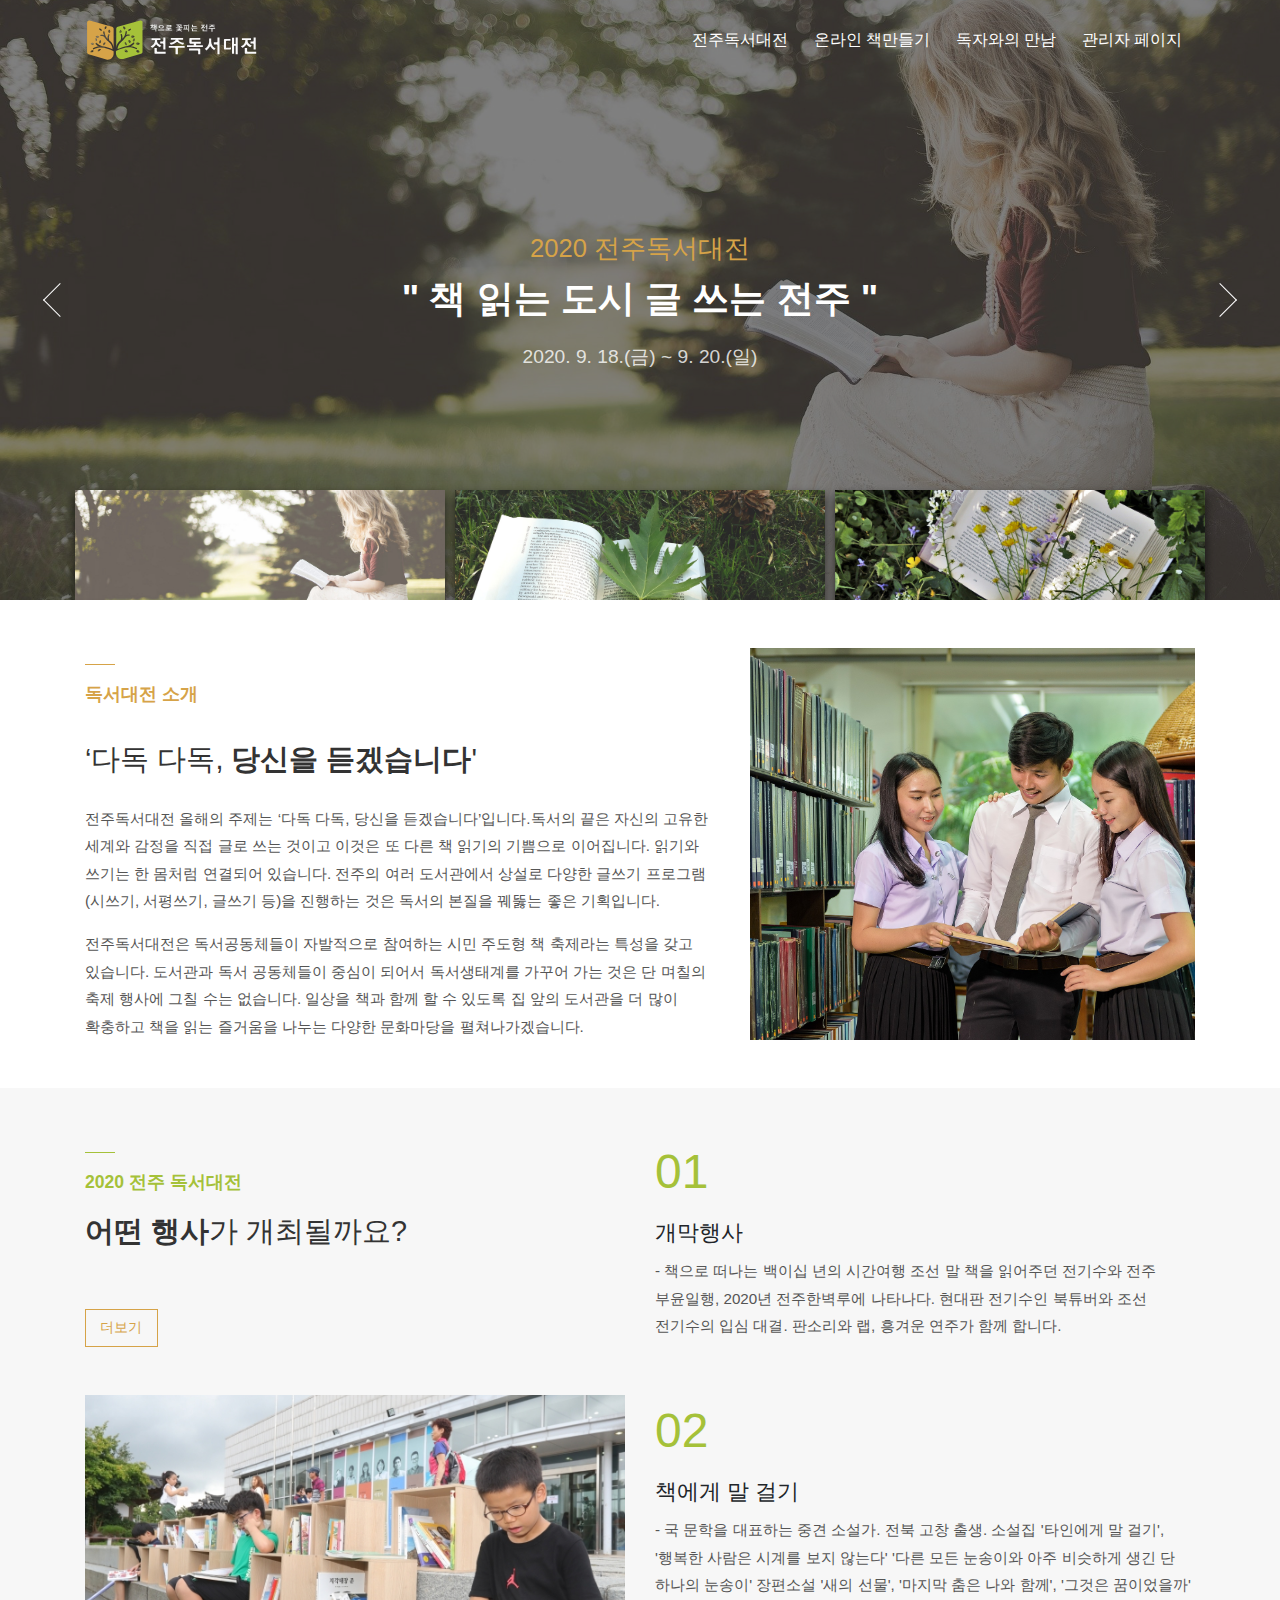
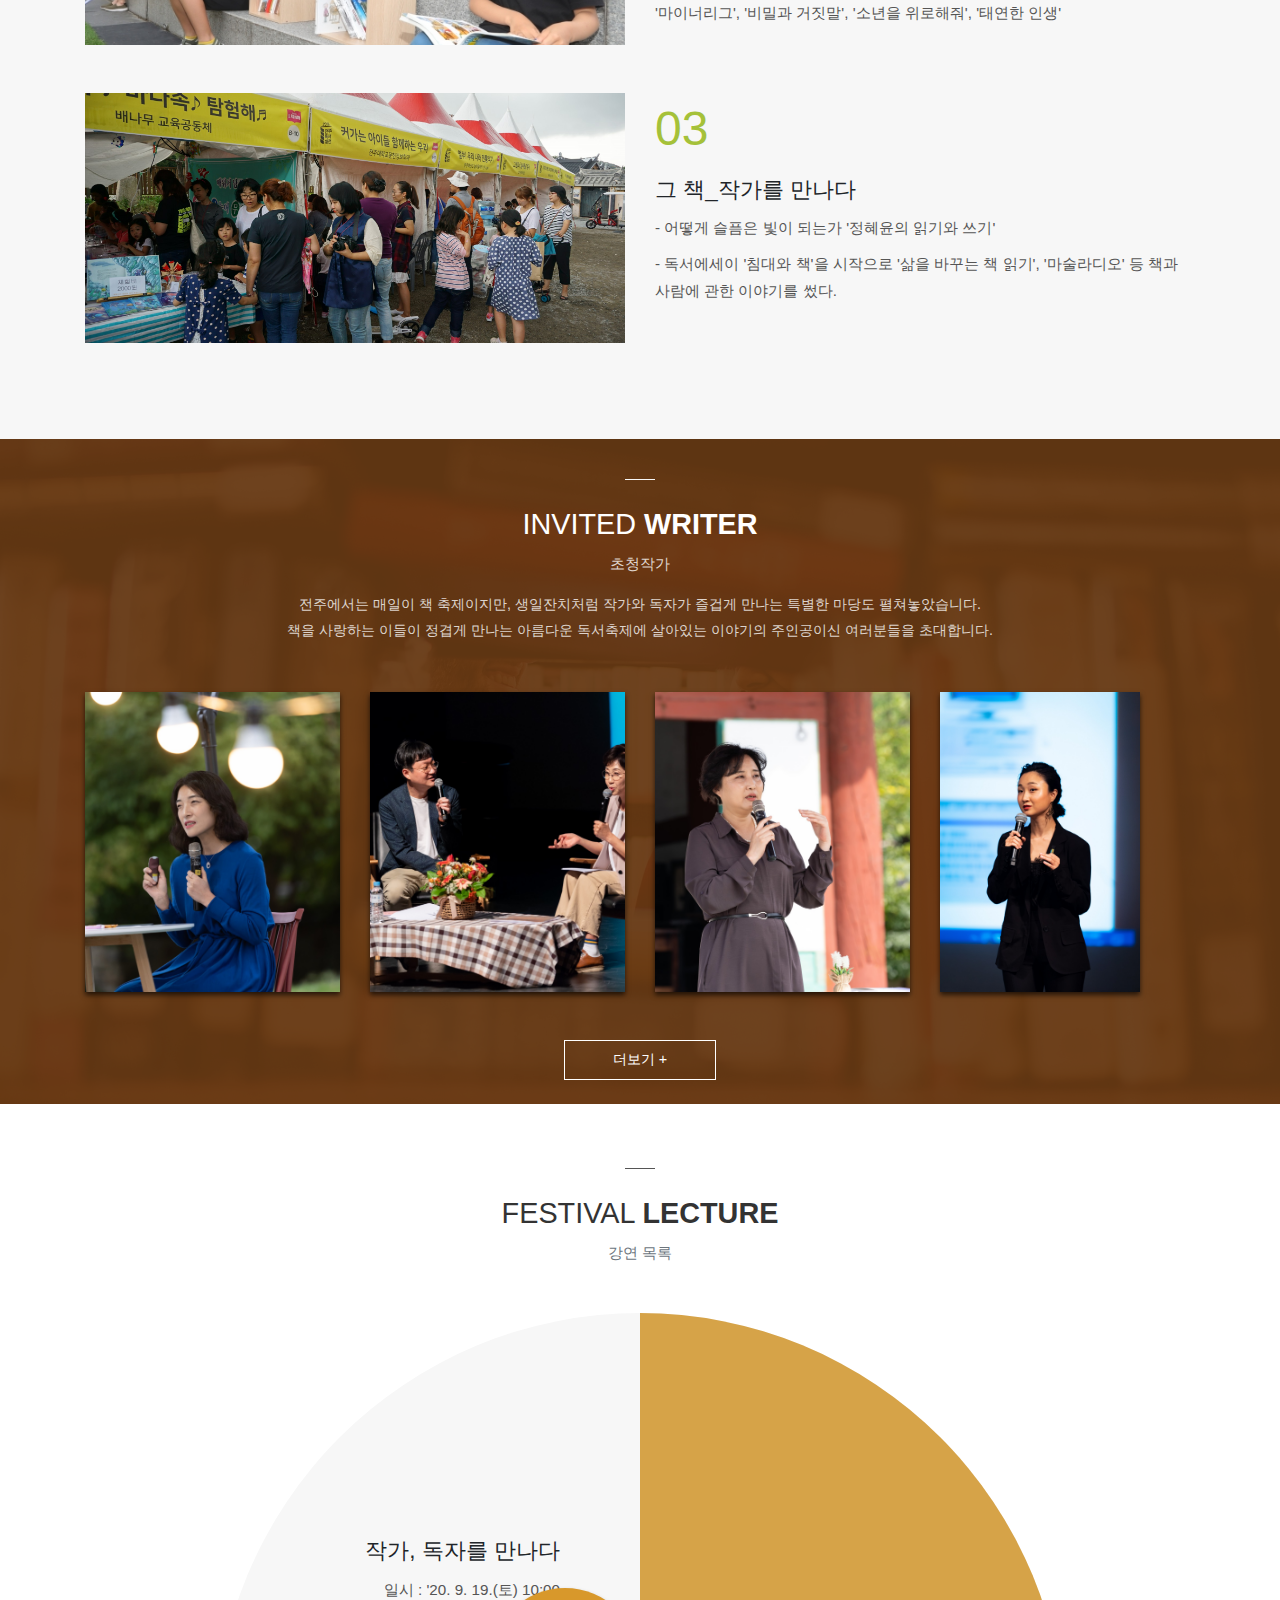
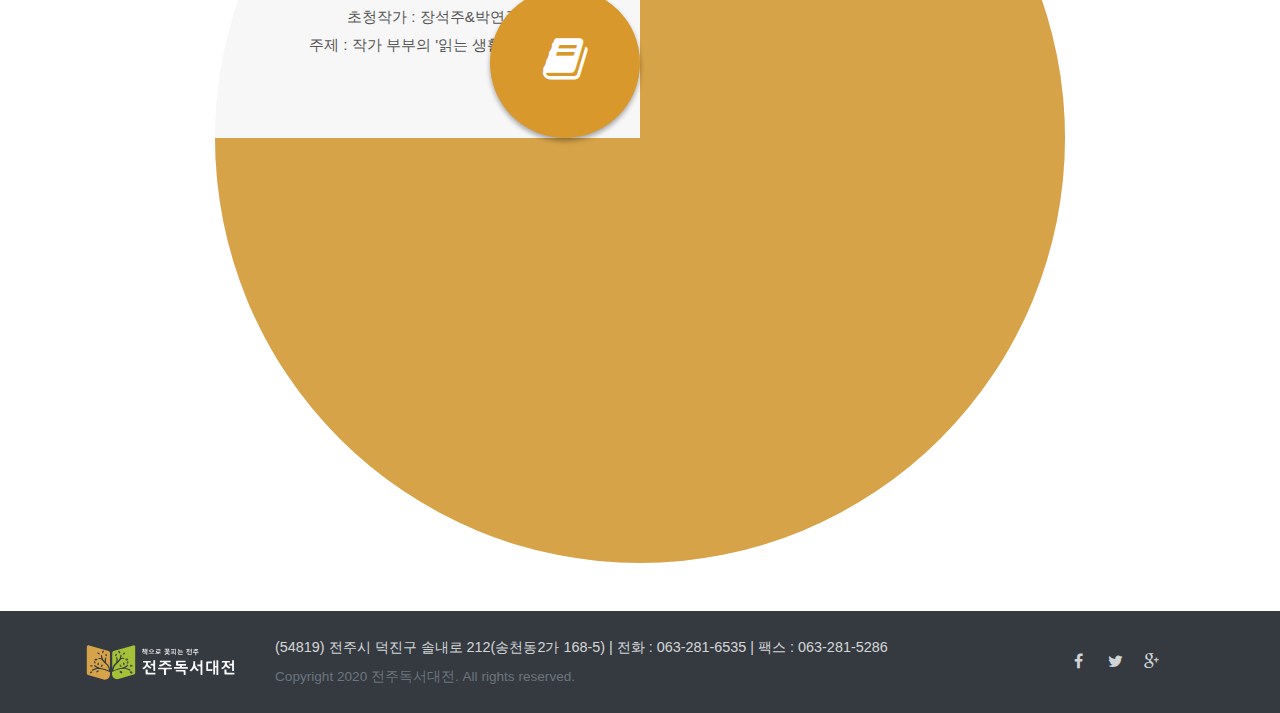
<file: index.html>
<!DOCTYPE html>
<html lang="en">
<head>
    <meta charset="UTF-8">
    <meta name="viewport" content="width=device-width, initial-scale=1.0">
    <title>전주독서대전</title>
    <script src="./js/jquery-3.4.1.slim.min.js"></script>
    <link rel="stylesheet" href="./css/bootstrap.css">
    <script src="./js/bootstrap.js"></script>
    <link rel="stylesheet" href="./css/font-awesome.css">
    <link rel="stylesheet" href="./css/style.css">
</head>
<body>
    <!-- 헤더 영역 -->
    <header>
        <div class="container h-100 d-between">
            <a href="#">
                <img src="./images/logo.svg" alt="전주독서대전" height="40">
            </a>
            <div class="nav d-none d-lg-flex">
                <div class="nav__item">
                    <a href="#">전주독서대전</a>
                    <div class="nav__list">
                        <a href="#">대전소개</a>
                        <a href="#">회원가입/로그인</a>
                        <a href="./overview.html">행사개요</a>
                    </div>
                </div>
                <div class="nav__item">
                    <a href="#">온라인 책만들기</a>
                </div>
                <div class="nav__item">
                    <a href="#">독자와의 만남</a>
                    <div class="nav__list">
                        <a href="#">예약하기</a>
                        <a href="#">예약확인</a>
                    </div>
                </div>
                <div class="nav__item">
                    <a href="#">관리자 페이지</a>
                    <div class="nav__list">
                        <a href="#">행사등록</a>
                        <a href="#">예약관리</a>
                    </div>
                </div>
            </div>
            <a href="./overview.html" class="icon-bars d-lg-none">
                <span></span>
                <span></span>
                <span></span>
            </a>
        </div>
    </header>
    <!-- /헤더 영역 -->
    <!-- 비주얼 영역 -->
    <input type="radio" id="move-1-2" name="move" hidden>
    <input type="radio" id="move-1-3" name="move" hidden>
    <input type="radio" id="move-2-1" name="move" hidden>
    <input type="radio" id="move-2-3" name="move" hidden>
    <input type="radio" id="move-3-1" name="move" hidden checked>
    <input type="radio" id="move-3-2" name="move" hidden>
    <input type="radio" id="move-1-2-copy" name="move" hidden>
    <input type="radio" id="move-1-3-copy" name="move" hidden>
    <input type="radio" id="move-2-1-copy" name="move" hidden>
    <input type="radio" id="move-2-3-copy" name="move" hidden>
    <input type="radio" id="move-3-1-copy" name="move" hidden>
    <input type="radio" id="move-3-2-copy" name="move" hidden>
    <div class="visual">
        <div class="visual__images">
            <img src="./images/visual/1.jpg" alt="비주얼 이미지">
            <img src="./images/visual/2.jpg" alt="비주얼 이미지">
            <img src="./images/visual/3.jpg" alt="비주얼 이미지">
        </div>
        <div class="visual__texts position-center text-center w-100">
            <div class="fx-5 font-weight-lighter text-gold">2020 전주독서대전</div>
            <div class="fx-8 text-white font-weight-bold mt-1">" 책 읽는 도시 글 쓰는 전주 "</div>
            <div class="fx-3 text-gray mt-3">2020. 9. 18.(금) ~ 9. 20.(일)</div>
        </div>
        <div class="visual__arrows">
            <div class="arrow">
                <label for="move-1-3" class="scene-1"></label>
                <label for="move-1-3-copy" class="scene-1-copy"></label>
                <label for="move-2-1" class="scene-2"></label>
                <label for="move-2-1-copy" class="scene-2-copy"></label>
                <label for="move-3-2" class="scene-3"></label>
                <label for="move-3-2-copy" class="scene-3-copy"></label>
            </div>
            <div class="arrow">
                <label for="move-1-2" class="scene-1"></label>
                <label for="move-1-2-copy" class="scene-1-copy"></label>
                <label for="move-2-3" class="scene-2"></label>
                <label for="move-2-3-copy" class="scene-2-copy"></label>
                <label for="move-3-1" class="scene-3"></label>
                <label for="move-3-1-copy" class="scene-3-copy"></label>
            </div>
        </div>
        <div class="visual__controls">
            <div class="control">
                <img class="fit-cover" src="./images/visual/1.jpg" alt="이동 이미지">
                <label for="" class="scene-1"></label>
                <label for="" class="scene-1-copy"></label>
                <label for="move-2-1" class="scene-2"></label>
                <label for="move-2-1-copy" class="scene-2-copy"></label>
                <label for="move-3-1" class="scene-3"></label>
                <label for="move-3-1-copy" class="scene-3-copy"></label>
            </div>
            <div class="control">
                <img class="fit-cover" src="./images/visual/2.jpg" alt="이동 이미지">
                <label for="move-1-2" class="scene-1"></label>
                <label for="move-1-2-copy" class="scene-1-copy"></label>
                <label for="" class="scene-2"></label>
                <label for="" class="scene-2-copy"></label>
                <label for="move-3-2" class="scene-3"></label>
                <label for="move-3-2-copy" class="scene-3-copy"></label>
            </div>
            <div class="control">
                <img class="fit-cover" src="./images/visual/3.jpg" alt="이동 이미지">
                <label for="move-1-3" class="scene-1"></label>
                <label for="move-1-3-copy" class="scene-1-copy"></label>
                <label for="move-2-3" class="scene-2"></label>
                <label for="move-2-3-copy" class="scene-2-copy"></label>
                <label for="" class="scene-3"></label>
                <label for="" class="scene-3-copy"></label>
            </div>
        </div>
    </div>
    <!-- /비주얼 영역 -->
    <!-- 독서 대전 소개 -->
    <div class="container py-5">
        <div class="row">
            <div class="col-lg-7">
                <hr class="bg-gold">
                <div class="title text-gold">독서대전 소개</div>
                <div class="text-title mt-4">‘다독 다독, <strong>당신을 듣겠습니다</strong>'</div>
                <div class="mt-3 text-line">전주독서대전 올해의 주제는 ‘다독 다독, 당신을 듣겠습니다’입니다.독서의 끝은 자신의 고유한 세계와 감정을 직접 글로 쓰는 것이고 이것은 또 다른 책 읽기의 기쁨으로 이어집니다. 읽기와 쓰기는 한 몸처럼 연결되어 있습니다. 전주의 여러 도서관에서 상설로 다양한 글쓰기 프로그램(시쓰기, 서평쓰기, 글쓰기 등)을 진행하는 것은 독서의 본질을 꿰뚫는 좋은 기획입니다.
                </div>
                <div class="mt-3 text-line">전주독서대전은 독서공동체들이 자발적으로 참여하는 시민 주도형 책 축제라는 특성을 갖고 있습니다. 도서관과 독서 공동체들이 중심이 되어서 독서생태계를 가꾸어 가는 것은 단 며칠의 축제 행사에 그칠 수는 없습니다. 일상을 책과 함께 할 수 있도록 집 앞의 도서관을 더 많이 확충하고 책을 읽는 즐거움을 나누는 다양한 문화마당을 펼쳐나가겠습니다.</div>
            </div>
            <div class="col-lg-5">
                <img src="./images/young-1822682_1920.jpg" alt="이미지" class="fit-cover">
            </div>
        </div>
    </div>
    <!-- /독서 대전 소개 -->    
    <!-- 행사 목록 -->
    <div class="bg-gray">
        <div class="container py-5">
            <div class="row">
                <div class="col-lg-6 mb-5">
                    <hr class="bg-green">
                    <div class="title text-green">2020 전주 독서대전</div>
                    <div class="text-title mt-2"><strong>어떤 행사</strong>가 개최될까요?</div>
                    <a href="#" class="btn-custom mt-5">더보기</a>
                </div>
                <div class="col-lg-6 mb-5">
                    <div class="fx-9 text-green">01</div>
                    <div class="fx-4 mt-2">개막행사</div>
                    <div class="text-line mt-2">- 책으로 떠나는 백이십 년의 시간여행 조선 말 책을 읽어주던 전기수와 전주 부윤일행, 2020년 전주한벽루에 나타나다. 현대판 전기수인 북튜버와 조선 전기수의 입심 대결. 판소리와 랩, 흥겨운 연주가 함께 합니다. </div>
                </div>
                <div class="col-lg-6 mb-5">
                    <img src="./images/18.jpg" alt="이미지" class="fit-cover hx-250">
                </div>
                <div class="col-lg-6 mb-5">
                    <div class="fx-9 text-green">02</div>
                    <div class="fx-4 mt-2">책에게 말 걸기</div>
                    <div class="text-line mt-2">- 국 문학을 대표하는 중견 소설가. 전북 고창 출생. 소설집 '타인에게 말 걸기', '행복한 사람은 시계를 보지 않는다' '다른 모든 눈송이와 아주 비슷하게 생긴 단 하나의 눈송이' 장편소설 '새의 선물', '마지막 춤은 나와 함께', '그것은 꿈이었을까' '마이너리그', '비밀과 거짓말', '소년을 위로해줘', '태연한 인생'</div>
                </div>
                <div class="col-lg-6 mb-5">
                    <img src="./images/4.jpg" alt="이미지" class="fit-cover hx-250">
                </div>
                <div class="col-lg-6 mb-5">
                    <div class="fx-9 text-green">03</div>
                    <div class="fx-4 mt-2">그 책_작가를 만나다</div>
                    <div class="text-line mt-2">- 어떻게 슬픔은 빛이 되는가 '정혜윤의 읽기와 쓰기'</div>
                    <div class="text-line mt-2">- 독서에세이 '침대와 책'을 시작으로 '삶을 바꾸는 책 읽기', '마술라디오' 등 책과 사람에 관한 이야기를 썼다.</div>
                </div>
            </div>
        </div>
    </div>
    <!-- /행사 목록 -->
    <!-- 초청 작가 -->
    <input type="checkbox" id="focus-modal-1" class="focus-modal" hidden>
    <input type="checkbox" id="focus-modal-2" class="focus-modal" hidden>
    <input type="checkbox" id="focus-modal-3" class="focus-modal" hidden>
    <input type="checkbox" id="focus-modal-4" class="focus-modal" hidden>
    <div class="position-relative">
        <div class="container py-4">
            <div class="background background--gold">
                <img src="./images/library-2616960_1920.jpg" alt="배경 이미지">
            </div>
            <div class="text-center">
                <hr class="mx-auto bg-gray">
                <div class="text-title text-white">INVITED <strong>WRITER</strong></div>
                <div class="fx-n1 text-gray">초청작가</div>
                <div class="mt-3 fx-n2 text-line text-gray auto-line">전주에서는 매일이 책 축제이지만, 생일잔치처럼 작가와 독자가 즐겁게 만나는 특별한 마당도 펼쳐놓았습니다. 
                        책을 사랑하는 이들이 정겹게 만나는 아름다운 독서축제에 살아있는 이야기의 주인공이신 여러분들을 초대합니다.</div>
            </div>
            <div class="row mt-5">
                <div class="col-lg-3 col-6 mb-4 mb-lg-0">
                    <label for="focus-modal-1" class="box-accent">
                        <img class="fit-cover hx-300" src="./images/writer/1.jpg" alt="작가 이미지">
                    </label>
                </div>
                <div class="col-lg-3 col-6 mb-4 mb-lg-0">
                    <label for="focus-modal-2" class="box-accent">
                        <img class="fit-cover hx-300" src="./images/writer/2.jpg" alt="작가 이미지">
                    </label>
                </div>
                <div class="col-lg-3 col-6 mb-4 mb-lg-0">
                    <label for="focus-modal-3" class="box-accent">
                        <img class="fit-cover hx-300" src="./images/writer/3.jpg" alt="작가 이미지">
                    </label>
                </div>
                <div class="col-lg-3 col-6 mb-4 mb-lg-0">
                    <label for="focus-modal-4" class="box-accent">
                        <img class="fit-cover hx-300" src="./images/writer/4.jpg" alt="작가 이미지">
                    </label>
                </div>
            </div>
            <div class="text-center mt-5">
                <a href="#" class="btn-custom btn-custom--white px-5 py-2">더보기 +</a>
            </div>
        </div>
    </div>
    <div class="img-modal">
        <label for="focus-modal-1"></label>
        <label for="focus-modal-2"></label>
        <label for="focus-modal-3"></label>
        <label for="focus-modal-4"></label>
        <img src="./images/writer/1.jpg" alt="이미지">
        <img src="./images/writer/2.jpg" alt="이미지">
        <img src="./images/writer/3.jpg" alt="이미지">
        <img src="./images/writer/4.jpg" alt="이미지">
    </div>
    <!-- /초청 작가 -->
    <!-- 강연 목록 -->
    <div class="container py-5">
        <input type="radio" id="focus-1" name="circle" hidden>
        <input type="radio" id="focus-2" name="circle" hidden>
        <input type="radio" id="focus-3" name="circle" hidden>
        <input type="radio" id="focus-4" name="circle" hidden checked>
        <div class="text-center">
            <hr class="mx-auto">
            <div class="text-title">FESTIVAL <strong>LECTURE</strong></div>
            <div class="fx-n1 text-muted">강연 목록</div>
        </div>
        <div class="circle mt-5">
            <div class="circle__item">
                <div>
                    <div class="fx-4 mb-2">작가, 독자를 만나다</div>
                    <div class="text-line">일시 : '20. 9. 19.(토) 10:00</div>
                    <div class="text-line">초청작가 : 장석주&박연준(작가)</div>
                    <div class="text-line">주제 : 작가 부부의 '읽는 생활, 쓰는 삶</div>
                </div>
            </div>
            <div class="circle__item">
                <div>
                    <div class="fx-4 mb-2">전주를 읽어드립니다.</div>
                    <div class="text-line">기간 : '20. 9. 18.(금) ~ 9. 20.(일)</div>
                    <div class="text-line">강연자 : 정진욱(영화), 장명수(음식), 이재운(역사)</div>
                    <div class="text-line">주제 : 전주를 읽어드립니다</div>
                </div>
            </div>
            <div class="circle__item">
                <div>
                    <div class="fx-4 mb-2">전주 올해의 책, 작가</div>
                    <div class="text-line">일시 : '20. 9. 19.(토) 13:00</div>
                    <div class="text-line">초청작가 : 강양구(작가)</div>
                    <div class="text-line">주제 : 인류는 바이러스를 이길 수 있을까?</div>
                </div>
            </div>
            <div class="circle__item">
                <div>
                    <div class="fx-4 mb-2">여는 이야기</div>
                    <div class="text-line">일시 : '20. 9. 18.(금) 19:00</div>
                    <div class="text-line">초청작가 : 최재천(작가)</div>
                    <div class="text-line">주제 : 인류의 미래와 생태적 전환</div>
                </div>
            </div>
            <div class="circle__cover">
                <div></div>
                <div></div>
                <div></div>
                <div></div>
            </div>
            <div class="circle__center">
                <i class="fa fa-book fa-2x"></i>
                <label for="focus-1"></label>
                <label for="focus-2"></label>
                <label for="focus-3"></label>
                <label for="focus-4"></label>
            </div>
        </div>
    </div>
    <!-- /강연 목록 -->
    <!-- 푸터 -->
    <footer class="bg-dark">
        <div class="container py-4">
            <div class="row align-items-center">
                <div class="col-lg-2">
                    <div class="text-center">
                        <img src="./images/logo.svg" alt="전주독서대전" height="35">
                    </div>
                </div>
                <div class="col-lg-8 order-1 order-lg-0">
                    <div class="text-center text-lg-left">
                        <div class="fx-n2 text-line text-gray auto-line">(54819) 전주시 덕진구 솔내로 212(송천동2가 168-5) | 전화 : 063-281-6535 | 팩스 : 063-281-5286</div>
                        <div class="fx-n3 text-line text-muted mt-1 auto-line">Copyright 2020 전주독서대전. All rights reserved.</div>
                    </div>
                </div>
                <div class="col-lg-2 py-4 py-lg-0">
                    <div class="text-center">
                        <span class="icon text-gray"><i class="fa fa-facebook"></i></span>
                        <span class="icon text-gray"><i class="fa fa-twitter"></i></span>
                        <span class="icon text-gray"><i class="fa fa-google-plus"></i></span>
                    </div>
                </div>
            </div>
        </div>
    </footer>
    <!-- /푸터 -->
</body>
</html>
</file>
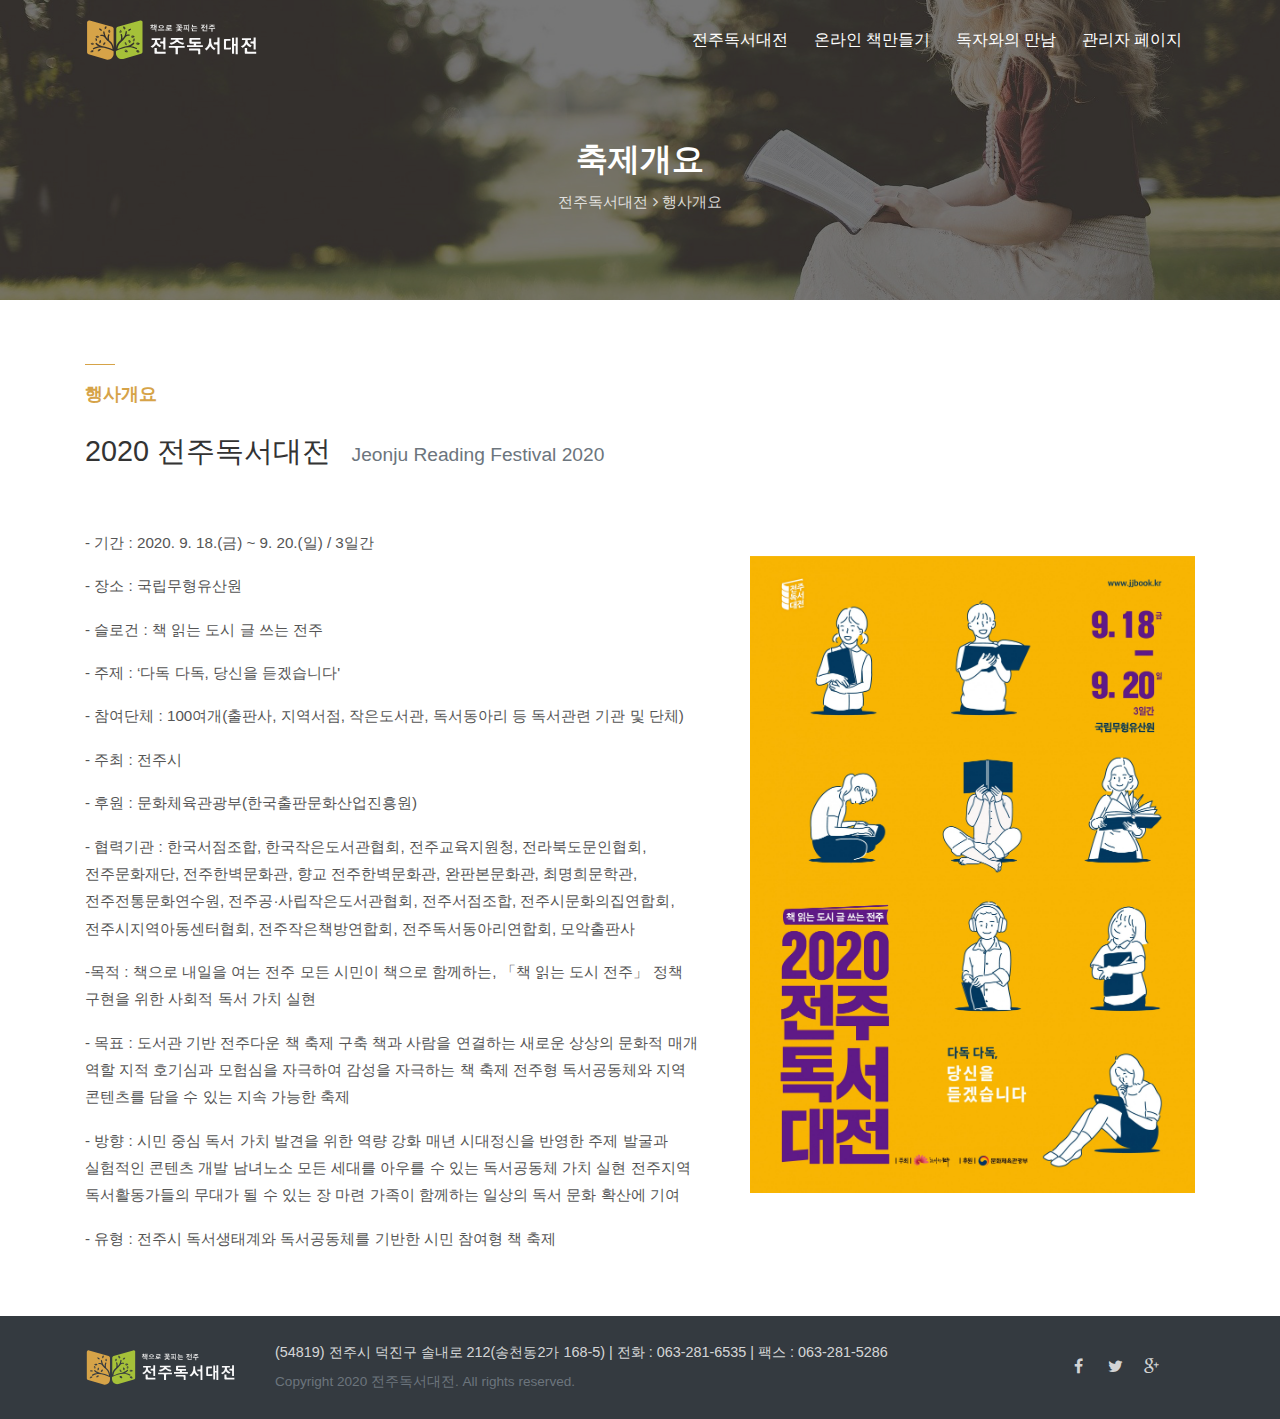
<file: overview.html>
<!DOCTYPE html>
<html lang="en">
<head>
    <meta charset="UTF-8">
    <meta name="viewport" content="width=device-width, initial-scale=1.0">
    <title>전주독서대전</title>
    <script src="./js/jquery-3.4.1.slim.min.js"></script>
    <link rel="stylesheet" href="./css/bootstrap.css">
    <script src="./js/bootstrap.js"></script>
    <link rel="stylesheet" href="./css/font-awesome.css">
    <link rel="stylesheet" href="./css/style.css">
</head>
<body>
    <!-- 헤더 영역 -->
    <header>
        <div class="container h-100 d-between">
            <a href="#">
                <img src="./images/logo.svg" alt="전주독서대전" height="40">
            </a>
            <div class="nav d-none d-lg-flex">
                <div class="nav__item">
                    <a href="#">전주독서대전</a>
                    <div class="nav__list">
                        <a href="#">대전소개</a>
                        <a href="#">회원가입/로그인</a>
                        <a href="./overview.html">행사개요</a>
                    </div>
                </div>
                <div class="nav__item">
                    <a href="#">온라인 책만들기</a>
                </div>
                <div class="nav__item">
                    <a href="#">독자와의 만남</a>
                    <div class="nav__list">
                        <a href="#">예약하기</a>
                        <a href="#">예약확인</a>
                    </div>
                </div>
                <div class="nav__item">
                    <a href="#">관리자 페이지</a>
                    <div class="nav__list">
                        <a href="#">행사등록</a>
                        <a href="#">예약관리</a>
                    </div>
                </div>
            </div>
            <a href="./overview.html" class="icon-bars d-lg-none">
                <span></span>
                <span></span>
                <span></span>
            </a>
        </div>
    </header>
    <!-- /헤더 영역 -->
    <div class="hx-300 position-relative">
        <div class="background background--black">
            <img src="./images/visual/1.jpg" alt="비주얼 이미지">
        </div>
        <div class="position-center text-center mt-4">
            <div class="fx-7 text-white font-weight-bold">축제개요</div>
            <div class="fx-n1 text-gray mt-2">
                전주독서대전
                <i class="fa fa-angle-right"></i>
                행사개요
            </div>
        </div>
    </div>

    <div class="container py-5">
        <hr class="bg-gold">
        <div class="title text-gold mb-3">행사개요</div>
        <div class="text-title d-lg-inline">2020 전주독서대전</div>
        <div class="fx-3 text-muted d-lg-inline ml-lg-3">Jeonju Reading Festival 2020</div>
        <div class="row">
            <div class="col-lg-7">
                <div class="mt-5">
                    <div class="text-line mb-3">- 기간 : 2020. 9. 18.(금) ~ 9. 20.(일) / 3일간</div>
                    <div class="text-line mb-3">- 장소 : 국립무형유산원</div>
                    <div class="text-line mb-3">- 슬로건 : 책 읽는 도시 글 쓰는 전주</div>
                    <div class="text-line mb-3">- 주제 : ‘다독 다독, 당신을 듣겠습니다'</div>
                    <div class="text-line mb-3">- 참여단체 : 100여개(출판사, 지역서점, 작은도서관, 독서동아리 등 독서관련 기관 및 단체)</div>
                    <div class="text-line mb-3">- 주최 : 전주시</div>
                    <div class="text-line mb-3">- 후원 : 문화체육관광부(한국출판문화산업진흥원)</div>
                    <div class="text-line mb-3">- 협력기관 : 한국서점조합, 한국작은도서관협회, 전주교육지원청, 전라북도문인협회, 전주문화재단, 전주한벽문화관, 향교 전주한벽문화관, 완판본문화관, 최명희문학관, 전주전통문화연수원, 전주공·사립작은도서관협회, 전주서점조합, 전주시문화의집연합회, 전주시지역아동센터협회, 전주작은책방연합회, 전주독서동아리연합회, 모악출판사</div>
                    <div class="text-line mb-3">-목적 : 책으로 내일을 여는 전주 모든 시민이 책으로 함께하는, 「책 읽는 도시 전주」 정책 구현을 위한 사회적 독서 가치 실현</div>
                    <div class="text-line mb-3">
                        - 목표 : 도서관 기반 전주다운 책 축제 구축
                        책과 사람을 연결하는 새로운 상상의 문화적 매개 역할
                        지적 호기심과 모험심을 자극하여 감성을 자극하는 책 축제
                        전주형 독서공동체와 지역 콘텐츠를 담을 수 있는 지속 가능한 축제
                    </div>
                    <div class="text-line mb-3">
                        - 방향 : 시민 중심 독서 가치 발견을 위한 역량 강화
                        매년 시대정신을 반영한 주제 발굴과 실험적인 콘텐츠 개발
                        남녀노소 모든 세대를 아우를 수 있는 독서공동체 가치 실현
                        전주지역 독서활동가들의 무대가 될 수 있는 장 마련
                        가족이 함께하는 일상의 독서 문화 확산에 기여
                    </div>
                    <div class="text-line mb-3">
                        - 유형 : 전주시 독서생태계와 독서공동체를 기반한 시민 참여형 책 축제
                    </div>
                </div>
            </div>
            <div class="col-lg-5 mt-5 mt-lg-0">
                <img class="fit-contain" src="./images/poster.jpg" alt="포스터">
            </div>
        </div>
    </div>

    <!-- 푸터 -->
    <footer class="bg-dark">
        <div class="container py-4">
            <div class="row align-items-center">
                <div class="col-lg-2">
                    <div class="text-center">
                        <img src="./images/logo.svg" alt="전주독서대전" height="35">
                    </div>
                </div>
                <div class="col-lg-8 order-1 order-lg-0">
                    <div class="text-center text-lg-left">
                        <div class="fx-n2 text-line text-gray auto-line">(54819) 전주시 덕진구 솔내로 212(송천동2가 168-5) | 전화 : 063-281-6535 | 팩스 : 063-281-5286</div>
                        <div class="fx-n3 text-line text-muted mt-1 auto-line">Copyright 2020 전주독서대전. All rights reserved.</div>
                    </div>
                </div>
                <div class="col-lg-2 py-4 py-lg-0">
                    <div class="text-center">
                        <span class="icon text-gray"><i class="fa fa-facebook"></i></span>
                        <span class="icon text-gray"><i class="fa fa-twitter"></i></span>
                        <span class="icon text-gray"><i class="fa fa-google-plus"></i></span>
                    </div>
                </div>
            </div>
        </div>
    </footer>
    <!-- /푸터 -->
</body>
</html>
</file>
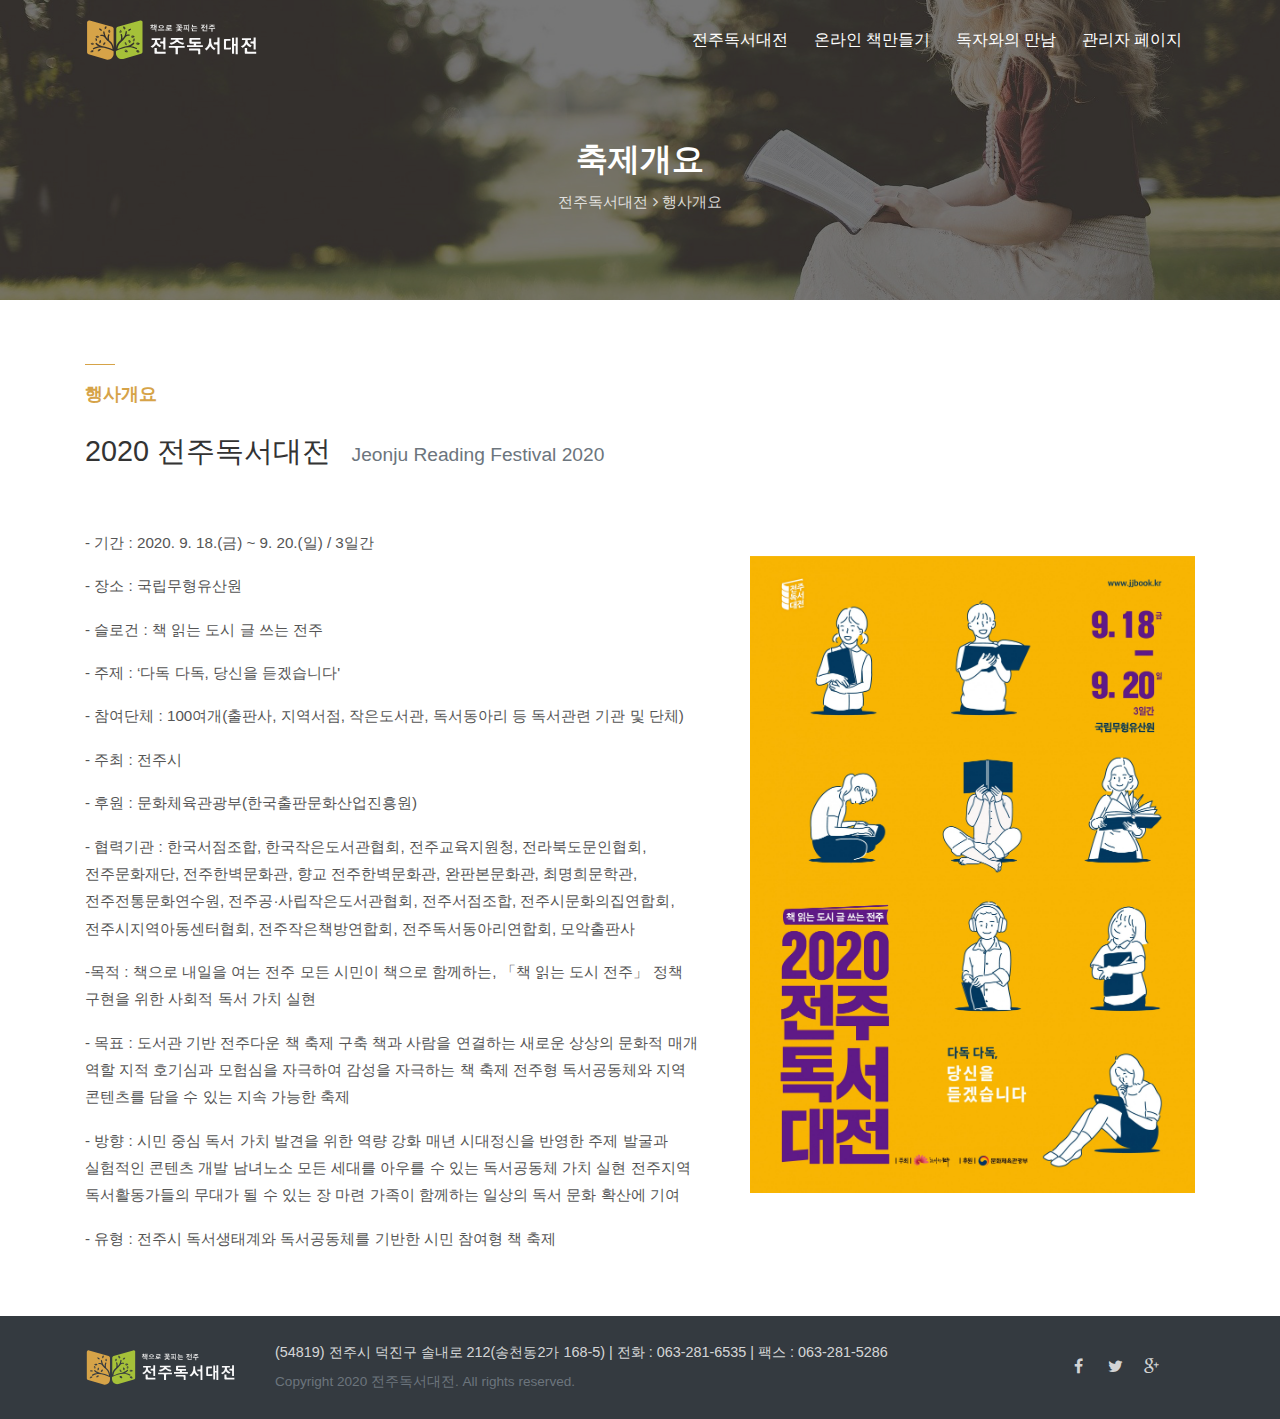
<file: overwrite.html>
<!DOCTYPE html>
<html lang="en">
<head>
    <meta charset="UTF-8">
    <meta name="viewport" content="width=device-width, initial-scale=1.0">
    <title>전주독서대전</title>
    <script src="./js/jquery-3.4.1.slim.min.js"></script>
    <link rel="stylesheet" href="./css/bootstrap.css">
    <script src="./js/bootstrap.js"></script>
    <link rel="stylesheet" href="./css/font-awesome.css">
    <link rel="stylesheet" href="./css/style.css">
</head>
<body>
    <!-- 헤더 영역 -->
    <header>
        <div class="container h-100 d-between">
            <a href="#">
                <img src="./images/logo.svg" alt="전주독서대전" height="40">
            </a>
            <div class="nav d-none d-lg-flex">
                <div class="nav__item">
                    <a href="#">전주독서대전</a>
                    <div class="nav__list">
                        <a href="#">대전소개</a>
                        <a href="#">회원가입/로그인</a>
                        <a href="./overwrite.html">행사개요</a>
                    </div>
                </div>
                <div class="nav__item">
                    <a href="#">온라인 책만들기</a>
                </div>
                <div class="nav__item">
                    <a href="#">독자와의 만남</a>
                    <div class="nav__list">
                        <a href="#">예약하기</a>
                        <a href="#">예약확인</a>
                    </div>
                </div>
                <div class="nav__item">
                    <a href="#">관리자 페이지</a>
                    <div class="nav__list">
                        <a href="#">행사등록</a>
                        <a href="#">예약관리</a>
                    </div>
                </div>
            </div>
            <a href="./overwrite.html" class="icon-bars d-lg-none">
                <span></span>
                <span></span>
                <span></span>
            </a>
        </div>
    </header>
    <!-- /헤더 영역 -->
    <div class="hx-300 position-relative">
        <div class="background background--black">
            <img src="./images/visual/1.jpg" alt="비주얼 이미지">
        </div>
        <div class="position-center text-center mt-4">
            <div class="fx-7 text-white font-weight-bold">축제개요</div>
            <div class="fx-n1 text-gray mt-2">
                전주독서대전
                <i class="fa fa-angle-right"></i>
                행사개요
            </div>
        </div>
    </div>

    <div class="container py-5">
        <hr class="bg-gold">
        <div class="title text-gold mb-3">행사개요</div>
        <div class="text-title d-lg-inline">2020 전주독서대전</div>
        <div class="fx-3 text-muted d-lg-inline ml-lg-3">Jeonju Reading Festival 2020</div>
        <div class="row">
            <div class="col-lg-7">
                <div class="mt-5">
                    <div class="text-line mb-3">- 기간 : 2020. 9. 18.(금) ~ 9. 20.(일) / 3일간</div>
                    <div class="text-line mb-3">- 장소 : 국립무형유산원</div>
                    <div class="text-line mb-3">- 슬로건 : 책 읽는 도시 글 쓰는 전주</div>
                    <div class="text-line mb-3">- 주제 : ‘다독 다독, 당신을 듣겠습니다'</div>
                    <div class="text-line mb-3">- 참여단체 : 100여개(출판사, 지역서점, 작은도서관, 독서동아리 등 독서관련 기관 및 단체)</div>
                    <div class="text-line mb-3">- 주최 : 전주시</div>
                    <div class="text-line mb-3">- 후원 : 문화체육관광부(한국출판문화산업진흥원)</div>
                    <div class="text-line mb-3">- 협력기관 : 한국서점조합, 한국작은도서관협회, 전주교육지원청, 전라북도문인협회, 전주문화재단, 전주한벽문화관, 향교 전주한벽문화관, 완판본문화관, 최명희문학관, 전주전통문화연수원, 전주공·사립작은도서관협회, 전주서점조합, 전주시문화의집연합회, 전주시지역아동센터협회, 전주작은책방연합회, 전주독서동아리연합회, 모악출판사</div>
                    <div class="text-line mb-3">-목적 : 책으로 내일을 여는 전주 모든 시민이 책으로 함께하는, 「책 읽는 도시 전주」 정책 구현을 위한 사회적 독서 가치 실현</div>
                    <div class="text-line mb-3">
                        - 목표 : 도서관 기반 전주다운 책 축제 구축
                        책과 사람을 연결하는 새로운 상상의 문화적 매개 역할
                        지적 호기심과 모험심을 자극하여 감성을 자극하는 책 축제
                        전주형 독서공동체와 지역 콘텐츠를 담을 수 있는 지속 가능한 축제
                    </div>
                    <div class="text-line mb-3">
                        - 방향 : 시민 중심 독서 가치 발견을 위한 역량 강화
                        매년 시대정신을 반영한 주제 발굴과 실험적인 콘텐츠 개발
                        남녀노소 모든 세대를 아우를 수 있는 독서공동체 가치 실현
                        전주지역 독서활동가들의 무대가 될 수 있는 장 마련
                        가족이 함께하는 일상의 독서 문화 확산에 기여
                    </div>
                    <div class="text-line mb-3">
                        - 유형 : 전주시 독서생태계와 독서공동체를 기반한 시민 참여형 책 축제
                    </div>
                </div>
            </div>
            <div class="col-lg-5 mt-5 mt-lg-0">
                <img class="fit-contain" src="./images/poster.jpg" alt="포스터">
            </div>
        </div>
    </div>

    <!-- 푸터 -->
    <footer class="bg-dark">
        <div class="container py-4">
            <div class="row align-items-center">
                <div class="col-lg-2">
                    <div class="text-center">
                        <img src="./images/logo.svg" alt="전주독서대전" height="35">
                    </div>
                </div>
                <div class="col-lg-8 order-1 order-lg-0">
                    <div class="text-center text-lg-left">
                        <div class="fx-n2 text-line text-gray auto-line">(54819) 전주시 덕진구 솔내로 212(송천동2가 168-5) | 전화 : 063-281-6535 | 팩스 : 063-281-5286</div>
                        <div class="fx-n3 text-line text-muted mt-1 auto-line">Copyright 2020 전주독서대전. All rights reserved.</div>
                    </div>
                </div>
                <div class="col-lg-2 py-4 py-lg-0">
                    <div class="text-center">
                        <span class="icon text-gray"><i class="fa fa-facebook"></i></span>
                        <span class="icon text-gray"><i class="fa fa-twitter"></i></span>
                        <span class="icon text-gray"><i class="fa fa-google-plus"></i></span>
                    </div>
                </div>
            </div>
        </div>
    </footer>
    <!-- /푸터 -->
</body>
</html>
</file>
<file: css/style.css>
@charset "UTF-8";

* {
    margin: 0;
    padding: 0;
    box-sizing: border-box;
}
[disabled] { opacity: 0.7; pointer-events: none; }
a, a:hover { text-decoration: none; }
button, label,  a { cursor: pointer; user-select: none; }
*, *:focus { outline: none!important; }
label, p { margin-bottom: 0; }
.form-group > label { margin-bottom: 0.5em; }

/* Bootstrap */
.fit-cover { width: 100%; height: 100%; object-fit: cover }
.fit-contain { width: 100%; height: 100%; object-fit: contain }
.d-center { display: flex; justify-content: center; align-items: center; }
.d-between { display: flex; justify-content: space-between; align-items: center; }
.align-center { display: flex; align-items: center; }
.position-center  { position: absolute; left:50%; top: 50%; transform: translate(-50%, -50%); }
.text-ellipsis { overflow: hidden; text-overflow: ellipsis; white-space: nowrap; }
.text-line { font-size: 0.95em; color: #555; line-height: 1.8em; word-break: keep-all; }
.auto-line, .pre-line { white-space: pre-line; }
@media(max-width: 576px) { .auto-line { white-space: normal; } }

.hx-100 { height: 100px; }
.hx-150 { height: 150px; }
.hx-200 { height: 200px; }
.hx-250 { height: 250px; }
.hx-300 { height: 300px; }
.hx-400 { height: 400px; }


.background,
.background::after,
.background img {
    position: absolute;
    left: 0; top: 0;
    width: 100%; height: 100%;
}
.background { z-index: -1; }
.background::after { content: ''; }
.background img { object-fit: cover; }

.background--gold::after { background-color: #663711ec; }
.background--black::after { background-color: #0008; }



.box-accent {
    position: relative;
    box-shadow: 0 3px 5px #000a;
    transition: 0.3s;
    z-index: 1;
}
.box-accent:hover { transform: translateY(-1em); }
.box-accent::before,
.box-accent::after {
    content: '';
    position: absolute;
    left: 0; top: 0;
    width: 100%; height: 100%;
    z-index: -1;
    transition: 0.3s;
}
.box-accent::before { background-color:#f7f7f7; }
.box-accent::after { background-color:#fafafa; }
.box-accent:hover::before { transform: rotate(3deg); }
.box-accent:hover::after { transform: rotate(6deg); }

/* /Bootstrap */

/* Font size */
.fx-n3 { font-size: 0.85em; }
.fx-n2 { font-size: 0.9em; }
.fx-n1 { font-size: 0.95em; }

.fx-1 { font-size: 1em; }
.fx-2 { font-size: 1.1em; }
.fx-3 { font-size: 1.2em; }
.fx-4 { font-size: 1.4em; }
.fx-5 { font-size: 1.6em; }
.fx-6 { font-size: 1.8em; }
.fx-7 { font-size: 2em; }
.fx-8 { font-size: 2.3em; }
.fx-9 { font-size: 3em; }

/* /Font size */


/* color */
.text-gold { color: #d6a348!important; }
.text-green { color: #a5c139!important; }
.text-gray { color: #fffc!important; }

.bg-gold { background-color: #d6a348!important; }
.bg-green { background-color: #a5c139!important; }
.bg-gray { background-color: #f7f7f7!important; }
/* /color */


/* button */
button {
    border: none;
    background-color: transparent;
}
[class^="btn"] {
    display: inline-block;
    padding: 0.5em 1em;
    font-size: 0.9em;
    transition: 0.35s;
}

.btn-filled {
    background-color: #d6a348;
    color: #fff;
}
.btn-filled:hover { background-color: #a5c139; color: #fff; }

.btn-bordered {
    border: 1px solid #d6a348;
    color: #d6a348;
}
.btn-bordered:hover { border-color: #a5c139; color: #a5c139; }

.btn-custom {
    position: relative;
    color: #d6a348;
    border: 1px solid #d6a348;
}
.btn-custom--white { color: #fff; border-color: #fff; }
.btn-custom::before,
.btn-custom::after {
    content: '';
    position: absolute;
    width: 0; height: 5px;
    transition: 0.3s;
    background-color: #a5c139;
}
.btn-custom::before { left: 0; top: 0; }
.btn-custom::after { right: 0; bottom: 0; }
.btn-custom:hover { background-color: #a5c139; border-color: #a5c139; color: #fff; }
.btn-custom:hover::before,
.btn-custom:hover::after { width: 100%; }

/* /button */

/* list */
.t-head, .t-row { display: flex; align-items: center; text-align: center; }
.t-head { border-top: 1px solid #ddd; border-bottom: 3px double #ddd; color: #555; height: 50px; line-height: 50px; font-size: 0.9em; }
.t-row { border-bottom: 1px solid #ddd; min-height: 50px; padding: 0.5em 0; }

.cell-10 { flex: 0 0 10%; max-width: 10%; }
.cell-20 { flex: 0 0 20%; max-width: 20%; }
.cell-30 { flex: 0 0 30%; max-width: 30%; }
.cell-40 { flex: 0 0 40%; max-width: 40%; }
.cell-50 { flex: 0 0 50%; max-width: 50%; }
.cell-60 { flex: 0 0 60%; max-width: 60%; }
.cell-70 { flex: 0 0 70%; max-width: 70%; }
.cell-80 { flex: 0 0 80%; max-width: 80%; }
.cell-90 { flex: 0 0 90%; max-width: 90%; }
.cell-15 { flex: 0 0 15%; max-width: 15%; }
.cell-25 { flex: 0 0 25%; max-width: 25%; }

/* list */

/* etc */

hr { width: 30px; height: 1px; border: none; background-color: #555; }
.title { font-size: 1.1em; font-weight: 600; }
.text-title { font-size: 1.8em; font-weight: 100; line-height: 2em; white-space: pre-line; color: #333; }
.text-title strong { font-weight: 600; }

.icon { width: 2em; height: 2em; text-align: center; line-height: 2em; display: inline-block; }

/* /etc */

/* 헤더 */
header {
    height: 80px;
    position: absolute;
    left: 0; top: 0;
    width: 100%;
    z-index: 1030;
}

.nav {
    display: flex;
    height: 80px;
}

.nav__item {
    position: relative;
    height: 80px;
    line-height: 80px;
    padding: 0 0.8em;
}
.nav__item > a {
    font-size: 1em;
    font-weight: 100;
    color: #fff;
}
.nav__item:hover > a { color: #d6a348; }

.nav__list {
    position: absolute;
    left: 50%; top: 100%;
    transform: translateX(-50%);
    width: 100%;
    margin-top: -2em;
    opacity: 0;
    pointer-events: none;
    transition: 0.35s;
}
.nav__item:hover .nav__list {
    opacity: 1;
    margin-top: 0;
    pointer-events: all;
}

.nav__list > a {
    display: block;
    text-align: center;
    height: 40px;
    line-height: 40px;
    background-color: #fff;
    font-size: 0.9em;
    color: #555;
    border: 1px solid #ddd;
}
.nav__list > a:first-child { border-top: 3px solid #d6a348; }
.nav__list > a:not(:last-child) { border-bottom: none; }
.nav__list > a:hover { color: #d6a348; background-color: #f7f7f7; }

.icon-bars {
    width: 2em;
    height: 2em;
}
.icon-bars > span {
    display: block;
    border-top: 1px solid #fff;
    margin-left: auto;
    margin-top: calc(2em / 3);
}
.icon-bars > span:nth-child(1) { width: 1.8em; margin-top: 0; }
.icon-bars > span:nth-child(2) { width: 1em; }
.icon-bars > span:nth-child(3) { width: 1.2em; }


/* /헤더 */



/* 비주얼 */
.visual {
    position: relative;
    overflow: hidden;
    height: 600px;    
}
.visual label { position: absolute; left: 0; top: 0; width: 100%; height: 100%; }

.visual__images {
    position: absolute;
    left: 0; top: 0;
    width: 300%; height: 100%;
    display: flex;
}
.visual__images > img {
    width: calc(100% / 3);
    height: 100%;
    object-fit: cover;
    filter: brightness(50%);
}

.visual__arrows {
    position: absolute;
    left: 0; top: 50%;
    transform: translateY(-50%);
    display: flex;
    justify-content: space-between;
    width: 100%;
    padding: 0 3em;
}
.visual__arrows .arrow {
    position: relative;
    width: 1em;
    height: 1em;
    text-align: center;
    line-height: 3em;
    font-size: 1.5em;
    border-left: 1px solid #fff;
    border-top: 1px solid #fff;
}
.visual__arrows .arrow:first-child {
    transform: rotate(-45deg);
}
.visual__arrows .arrow:last-child {
    transform: rotate(135deg);
}

.visual__controls {
    position: absolute;
    left: 50%; bottom: 0;
    transform: translateX(-50%);
    display: flex;
    justify-content: center;
    align-items: center;
    max-width: 1140px;
    width: 100%;
    height: 150px;
}
.visual__controls .control {
    position: relative;
    height: 150px;
    margin: 0 5px;
    width: 100%;
    flex: 0 0 calc(100% / 3 - 10px);
    margin-bottom: -5em;
    transition: 0.35s;
    box-shadow: 0 5px 10px #000a;
}
.visual__controls .control:hover {
    margin-bottom: 0;
}

@media(max-width: 992px) {
    .visual__arrows {
        top: 70%;
    }
}


/* /비주얼 */

/* 슬라이드 */

@keyframes s-1 {
    0%      { left: 0%; }
    27.777% { left: 0%; }
    
    33.333% { left: -100%; }
    61.111% { left: -100%; }

    66.666% { left: -200%; }
    94.444% { left: -200%; }

    100%    { left: 0%; }
}
@keyframes s-2 {
    0%      { left: -100%; }
    27.777% { left: -100%; }
    
    33.333% { left: -200%; }
    61.111% { left: -200%; }

    66.666% { left: 0%; }
    94.444% { left: 0%; }

    100%    { left: -100%; }
}
@keyframes s-3 {
    0%      { left: -200%; }
    27.777% { left: -200%; }
    
    33.333% { left: 0%; }
    61.111% { left: 0%; }

    66.666% { left: -100%; }
    94.444% { left: -100%; }

    100%    { left: -200%; }
}
@keyframes s-1-copy {
    0%      { left: 0%; }
    27.777% { left: 0%; }
    
    33.333% { left: -100%; }
    61.111% { left: -100%; }

    66.666% { left: -200%; }
    94.444% { left: -200%; }

    100%    { left: 0%; }
}
@keyframes s-2-copy {
    0%      { left: -100%; }
    27.777% { left: -100%; }
    
    33.333% { left: -200%; }
    61.111% { left: -200%; }

    66.666% { left: 0%; }
    94.444% { left: 0%; }

    100%    { left: -100%; }
}
@keyframes s-3-copy {
    0%      { left: -200%; }
    27.777% { left: -200%; }
    
    33.333% { left: 0%; }
    61.111% { left: 0%; }

    66.666% { left: -100%; }
    94.444% { left: -100%; }

    100%    { left: -200%; }
}

@keyframes move-1-3-1 { 
    0%          { left: 0%; }
    14.285%     { left: -200%; }
    85.714%     { left: -200%; }
    100%        { left: 0%; }
}
@keyframes move-2-1-2 { 
    0%          { left: -100%; }
    14.285%     { left: 0%; }
    85.714%     { left: 0%; }
    100%        { left: -100%; }
}
@keyframes move-3-2-3 { 
    0%          { left: -200%; }
    14.285%     { left: -100%; }
    85.714%     { left: -100%; }
    100%        { left: -200%; }
}
@keyframes move-1-3-1-copy { 
    0%          { left: 0%; }
    14.285%     { left: -200%; }
    85.714%     { left: -200%; }
    100%        { left: 0%; }
}
@keyframes move-2-1-2-copy { 
    0%          { left: -100%; }
    14.285%     { left: 0%; }
    85.714%     { left: 0%; }
    100%        { left: -100%; }
}
@keyframes move-3-2-3-copy { 
    0%          { left: -200%; }
    14.285%     { left: -100%; }
    85.714%     { left: -100%; }
    100%        { left: -200%; }
}


.visual .visual__images {
    animation-duration: 9s;
    animation-delay: calc(-9s + 0.5s);
    animation-iteration-count: infinite;
}

#move-3-1:checked ~ .visual .visual__images { animation-name: s-1; }
#move-1-2:checked ~ .visual .visual__images { animation-name: s-2; }
#move-2-3:checked ~ .visual .visual__images { animation-name: s-3; }

#move-1-3:checked ~ .visual .visual__images { animation-name: move-1-3-1, s-1; }
#move-2-1:checked ~ .visual .visual__images { animation-name: move-2-1-2, s-2; }
#move-3-2:checked ~ .visual .visual__images { animation-name: move-3-2-3, s-3; }

#move-1-3:checked ~ .visual .visual__images,
#move-2-1:checked ~ .visual .visual__images,
#move-3-2:checked ~ .visual .visual__images {
    animation-duration: 3.5s, 9s;
    animation-delay: 0s, 3.5s;
    animation-iteration-count: 1, infinite;
}

#move-3-1-copy:checked ~ .visual .visual__images { animation-name: s-1-copy; }
#move-1-2-copy:checked ~ .visual .visual__images { animation-name: s-2-copy; }
#move-2-3-copy:checked ~ .visual .visual__images { animation-name: s-3-copy; }

#move-1-3-copy:checked ~ .visual .visual__images { animation-name: move-1-3-1-copy, s-1-copy; }
#move-2-1-copy:checked ~ .visual .visual__images { animation-name: move-2-1-2-copy, s-2-copy; }
#move-3-2-copy:checked ~ .visual .visual__images { animation-name: move-3-2-3-copy, s-3-copy; }

#move-1-3-copy:checked ~ .visual .visual__images,
#move-2-1-copy:checked ~ .visual .visual__images,
#move-3-2-copy:checked ~ .visual .visual__images {
    animation-duration: 3.5s, 9s;
    animation-delay: 0s, 3.5s;
    animation-iteration-count: 1, infinite;
}



@keyframes scene-1 {
    0%      { z-index: 1; }
    27.777% { z-index: 1; }
    
    33.333% { z-index: -1; }
    61.111% { z-index: -1; }

    66.666% { z-index: -1; }
    94.444% { z-index: -1; }

    100%    { z-index: 1; }
}
@keyframes scene-2 {
    0%      { z-index: -1; }
    27.777% { z-index: -1; }
    
    33.333% { z-index: 1; }
    61.111% { z-index: 1; }

    66.666% { z-index: -1; }
    94.444% { z-index: -1; }

    100%    { z-index: -1; }
}
@keyframes scene-3 {
    0%      { z-index: -1; }
    27.777% { z-index: -1; }
    
    33.333% { z-index: -1; }
    61.111% { z-index: -1; }

    66.666% { z-index: 1; }
    94.444% { z-index: 1; }

    100%    { z-index: -1; }
}

.visual label {
    animation-duration: 9s;
    animation-iteration-count: infinite;
}

#move-3-1:checked ~ .visual .scene-1-copy { animation-name: scene-1; }
#move-3-1:checked ~ .visual .scene-2-copy { animation-name: scene-2; }
#move-3-1:checked ~ .visual .scene-3-copy { animation-name: scene-3; }
#move-2-1:checked ~ .visual .scene-1-copy { animation-name: scene-1; }
#move-2-1:checked ~ .visual .scene-2-copy { animation-name: scene-2; }
#move-2-1:checked ~ .visual .scene-3-copy { animation-name: scene-3; }

#move-3-2:checked ~ .visual .scene-1-copy { animation-name: scene-3; }
#move-3-2:checked ~ .visual .scene-2-copy { animation-name: scene-1; }
#move-3-2:checked ~ .visual .scene-3-copy { animation-name: scene-2; }
#move-1-2:checked ~ .visual .scene-1-copy { animation-name: scene-3; }
#move-1-2:checked ~ .visual .scene-2-copy { animation-name: scene-1; }
#move-1-2:checked ~ .visual .scene-3-copy { animation-name: scene-2; }

#move-1-3:checked ~ .visual .scene-1-copy { animation-name: scene-2; }
#move-1-3:checked ~ .visual .scene-2-copy { animation-name: scene-3; }
#move-1-3:checked ~ .visual .scene-3-copy { animation-name: scene-1; }
#move-2-3:checked ~ .visual .scene-1-copy { animation-name: scene-2; }
#move-2-3:checked ~ .visual .scene-2-copy { animation-name: scene-3; }
#move-2-3:checked ~ .visual .scene-3-copy { animation-name: scene-1; }


#move-3-1-copy:checked ~ .visual .scene-1 { animation-name: scene-1; }
#move-3-1-copy:checked ~ .visual .scene-2 { animation-name: scene-2; }
#move-3-1-copy:checked ~ .visual .scene-3 { animation-name: scene-3; }
#move-2-1-copy:checked ~ .visual .scene-1 { animation-name: scene-1; }
#move-2-1-copy:checked ~ .visual .scene-2 { animation-name: scene-2; }
#move-2-1-copy:checked ~ .visual .scene-3 { animation-name: scene-3; }

#move-3-2-copy:checked ~ .visual .scene-1 { animation-name: scene-3; }
#move-3-2-copy:checked ~ .visual .scene-2 { animation-name: scene-1; }
#move-3-2-copy:checked ~ .visual .scene-3 { animation-name: scene-2; }
#move-1-2-copy:checked ~ .visual .scene-1 { animation-name: scene-3; }
#move-1-2-copy:checked ~ .visual .scene-2 { animation-name: scene-1; }
#move-1-2-copy:checked ~ .visual .scene-3 { animation-name: scene-2; }

#move-1-3-copy:checked ~ .visual .scene-1 { animation-name: scene-2; }
#move-1-3-copy:checked ~ .visual .scene-2 { animation-name: scene-3; }
#move-1-3-copy:checked ~ .visual .scene-3 { animation-name: scene-1; }
#move-2-3-copy:checked ~ .visual .scene-1 { animation-name: scene-2; }
#move-2-3-copy:checked ~ .visual .scene-2 { animation-name: scene-3; }
#move-2-3-copy:checked ~ .visual .scene-3 { animation-name: scene-1; }

/* /슬라이드 */


/* 모달 */
.img-modal {
    position: fixed;
    left: 0; top: 0;
    width: 100%; height: 100%;
    background-color: #000a;
    z-index: 2000;
    opacity: 0;
    transition: 0.3s;
    pointer-events: none;
}
.img-modal label {
    position: absolute;
    left: 0; top: 0;
    width: 100%; height: 100%;
    pointer-events: none;
}
.img-modal img {
    position: absolute;
    left: 50%; top: 50%;
    transform: translate(-50%, -50%);
    width: 400px; opacity: 0;
    transition: 0.3s;
}


.focus-modal:checked ~ .img-modal { opacity: 1; pointer-events: all;}
#focus-modal-1:checked ~ .img-modal label:nth-of-type(1),
#focus-modal-2:checked ~ .img-modal label:nth-of-type(2),
#focus-modal-3:checked ~ .img-modal label:nth-of-type(3),
#focus-modal-4:checked ~ .img-modal label:nth-of-type(4){ 
    pointer-events: all; 
}

#focus-modal-1:checked ~ .img-modal img:nth-of-type(1),
#focus-modal-2:checked ~ .img-modal img:nth-of-type(2),
#focus-modal-3:checked ~ .img-modal img:nth-of-type(3),
#focus-modal-4:checked ~ .img-modal img:nth-of-type(4) {
    opacity: 1;
}

/* /모달 */


/* 원판 */
.circle {
    position: relative;
    margin: 0 auto;
    width: 850px;
    height: 850px;
    border-radius: 50%;
    background-color: #f7f7f7;
    display: flex;
    flex-wrap: wrap;
    overflow: hidden;
}
.circle__item {
    display: flex;
    width: 50%;
    height: 50%;
    padding: 5em;
}
.circle__item:nth-child(1) { text-align: right; justify-content: flex-end; align-items: flex-end; }
.circle__item:nth-child(2) { text-align: left; justify-content: flex-start; align-items: flex-end; }
.circle__item:nth-child(3) { text-align: right; justify-content: flex-end; align-items: flex-start; }
.circle__item:nth-child(4) { text-align: left; justify-content: flex-start; align-items: flex-start; }

@keyframes accent {
    0% { transform: scale(1); }
    50% { transform: scale(1.05); }
    100% { transform: scale(1); }
}


.circle__center {
    position: absolute;
    left: 50%; top: 50%;
    transform: translate(-50%, -50%);
    width: 150px;
    height: 150px;
    margin-left: -75px;
    margin-top: -75px;
    text-align: center;
    line-height: 160px;
    border-radius: 50%;
    background-color: #d8982b;
    color: #fff;
    font-size: 1.5em;
    box-shadow: 0 3px 5px #0005;
    animation: accent 1s infinite;
}
.circle__center > label {
    width: 100%; height: 100%;
    position: absolute;
    left: 0; top: 0;
    z-index: -1;
}

.circle__cover {
    position: absolute;
    left: 0; top: 0;
    width: 100%; height: 100%;
    display: flex; flex-wrap: wrap;
}
.circle__cover > div { width: 50%; top: 50%; background-color: #d6a348;  }
.circle__cover > div:first-child { background-color: transparent; }

#focus-1:checked ~ .circle [for="focus-2"],
#focus-2:checked ~ .circle [for="focus-3"],
#focus-3:checked ~ .circle [for="focus-4"],
#focus-4:checked ~ .circle [for="focus-1"] {
    z-index: 1;
}
@keyframes spin-1 {
    0%      { transform: rotate(0deg); }
    100%    { transform: rotate(90deg); }
}
@keyframes spin-2 {
    0%      { transform: rotate(90deg); }
    100%    { transform: rotate(180deg); }
}
@keyframes spin-3 {
    0%      { transform: rotate(180deg); }
    100%    { transform: rotate(270deg); }
}
@keyframes spin-4 {
    0%      { transform: rotate(270deg); }
    100%    { transform: rotate(360deg); }
}

#focus-1:checked ~ .circle .circle__cover { animation: spin-1 0.5s forwards; }
#focus-2:checked ~ .circle .circle__cover { animation: spin-2 0.5s forwards; }
#focus-3:checked ~ .circle .circle__cover { animation: spin-3 0.5s forwards; }
#focus-4:checked ~ .circle .circle__cover { animation: spin-4 0.5s forwards; }

@media(max-width: 992px){
    .circle {
        width: 430px;
        height: 430px;
    }

    .circle__center{
        font-size: 1em;
        width: 100px;
        height: 100px;
        line-height: 110px;
        margin-left: -50px;
        margin-top: -50px;
    }

    .circle__item {
        font-size: 0.7em;
        padding: 2em;
    }
}


/* /원판 */


footer .icon:hover { color: #a5c139!important; transition: 0.3s; cursor: pointer; }
</file>
